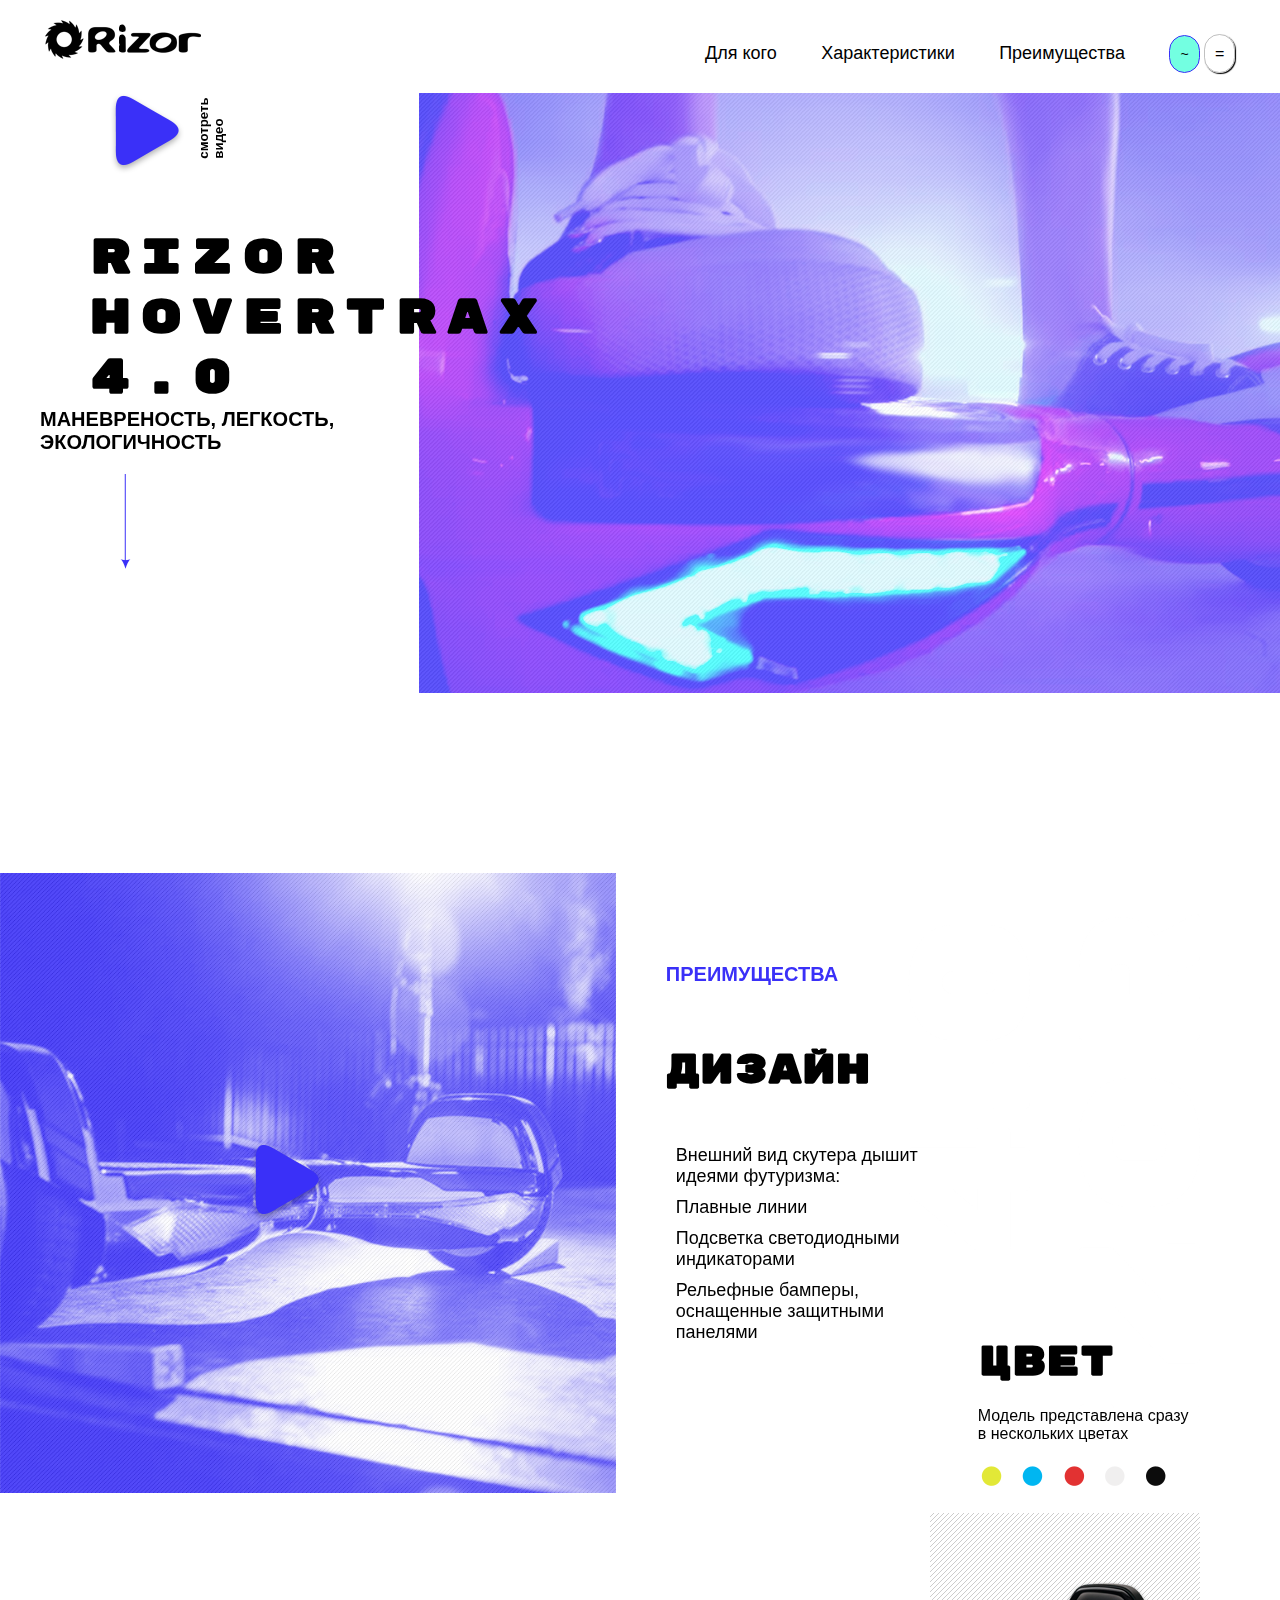
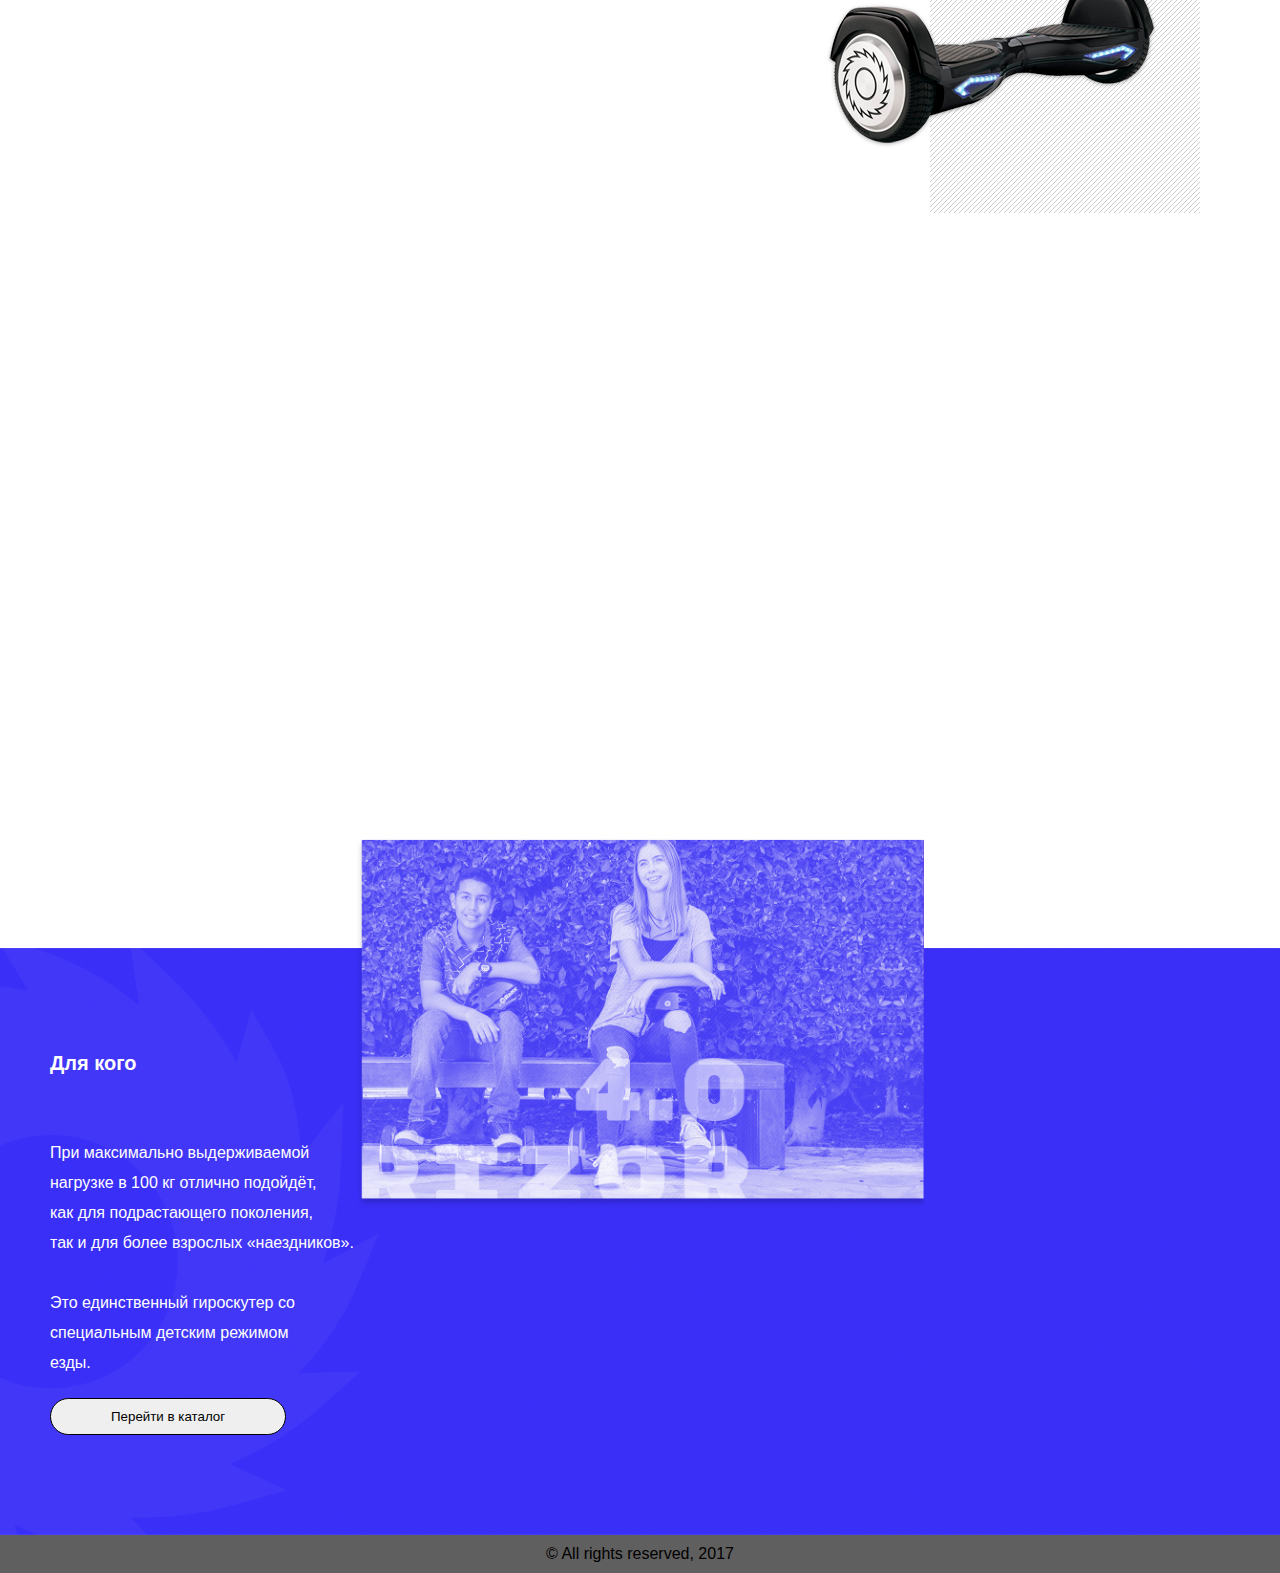
<file: Rizor/index.html>
<!DOCTYPE html>
<html lang="en">

<head>
	<meta http-equiv="Content-Type" content="text/html; charset=UTF-8">
	<meta name="viewport" content="width=device-width, initial-scale=1, shrink-to-fit=no">
	<meta http-equiv="X-UA-Compatible" content="IE=edge">

	<title>Rizor</title>
	<link href="style.css" rel="stylesheet">
	<link href="https://fonts.googleapis.com/css2?family=Rubik+Mono+One&display=swap" rel="stylesheet">
	<link href="https://unpkg.com/aos@2.3.1/dist/aos.css" rel="stylesheet">


</head>

<body>

	<header>
		<div class="nav">
			<img class="logo" src="img/logo.png" alt="">
			<a href="#" class="links">Для кого</a>
			<a href="#" class="links">Характеристики</a>
			<a href="#" class="links">Преимущества</a>
			<div class="overlay" id="myNav">
				<div class="overlay-content">
					<a href="javascript:void(0)" class="closebtn" onclick="closeNav()">&times;</a>
					<a href="#">Характеристики</a>
					<a href="#">Преимущества</a>
					<a href="#">Для кого</a>
				</div>
			</div>
			<button class="btn_bg">~</button>
			<span class="open_nav" onclick="openNav()">=</span>

		</div>
	</header>
	<section class="main" data-aos="fade-up" data-aos-duration="3000" data-aos-mirror="true">
		<div>
		<img src="img/main1.png" class="main_img" alt="">
		<img src="img/play.png" class="play_img" alt=""><span>
			<h5 class="play_text">смотреть <br>видео</h5>
		</span>

		<h1 class="main_title">Rizor <br>Hovertrax <br>4.0</h1>

		<h4 class="main_text">маневреность, легкость, <br>экологичность</h4>
		<img src="img/line.png" class="line_img" alt="">
	</div>
	</section>

	<!-- design_section -->


	<section class="design_section" data-aos="zoom-in" data-aos-duration="2000" data-aos-mirror="true"
		data-aos-offset="200">
		<img src="img/main2.png" class="design_hoverboard" alt="">
		<img src="img/play.png" class="design_play" alt="">
		<img src="img/rizor_bg.png" class="rizor_bg" alt="">
		<div class="advantages">
			<h2 class="advant_title">Преимущества</h2>
			<p class="design_text">Дизайн</p>
			<p class="adds_board">Внешний вид скутера дышит <br> идеями футуризма: </p>
			<p class="adds_board">Плавные линии</p>
			<p class="adds_board">Подсветка светодиодными <br> индикаторами</p>
			<p class="adds_board">Рельефные бамперы, <br> оснащенные защитными <br> панелями</p>
		</div>

		<div class="colors">
			<h2 class="color">Цвет</h2>
			<p class="model">Модель представлена сразу <br> в нескольких цветах</p>
			<img src="img/colors1.png" class="colors_option" alt="">
			<img src="img/colors2.png" class="colors_option" alt="">
			<img src="img/colors3.png" class="colors_option" alt="">
			<img src="img/colors4.png" class="colors_option" alt="">
			<img src="img/colors5.png" class="colors_option" alt="">

			<img src="img/hoverboard.png" class="colors_board" alt="">

		</div>
	</section>



	<!-- modes -->



	<section class="modes_section" data-aos="zoom-in" data-aos-duration="3000" data-aos-mirror="true">

		<div class="modes">
			<h2 class="modes_title">Режимы</h2>
			<p class="modes_options">Помимо «умной» подсветки, Hovertrax 4.0 <br>
				снабжён двумя скоростными режимами.
			</p>
			<p class="modes_options">Один для продвинутых пользователей</p>
			<p class="modes_options">Второй для новичков</p>
			<div class="speed_top">
				<p class="speed_options">13 км/ч</p>
				<p class="speed_options">2 км/ч</p>
			</div>
			<div class="speed_bottom">
				<p class="type_speed">Максимальная скорость</p>
				<p class="type_speed">Скоростных режима</p>
			</div>
		</div>
		<div class="modes_img">
			<img src="img/hoverboard1.png" class="modes_board" alt="">
			<img src="img/play.png" class="modes_play" alt=""><span>
				<h5 class="modes_play_text">смотреть <br>видео</h5>

		</div>
	</section>


	<!-- about -->



	<section class="about_section">
		<div class="about">

			<div class="about_info">

				<h2 class="about_title">Для кого</h2>
				<p class="about_text">
					При максимально выдерживаемой <br>
					нагрузке в 100 кг отлично подойдёт, <br>
					как для подрастающего поколения, <br>
					так и для более взрослых «наездников».
				</p>
				<p class="about_text_bottom">
					Это единственный гироскутер со <br>
					специальным детским режимом <br>
					езды.
				</p>
				<button class="about_btn">Перейти в каталог</button>

			</div>
			<div class="about_img">
				<img src="img/footer2.png" class="about_overlay_img" alt="">
			</div>



		</div>
	</section>

	<!-- footer -->


	<footer class="footer">
		<p>© All rights reserved, 2017</p>
	</footer>

	<script src="https://unpkg.com/aos@2.3.1/dist/aos.js"></script>
	<script src="index.js"></script>
</body>

</html>
</file>
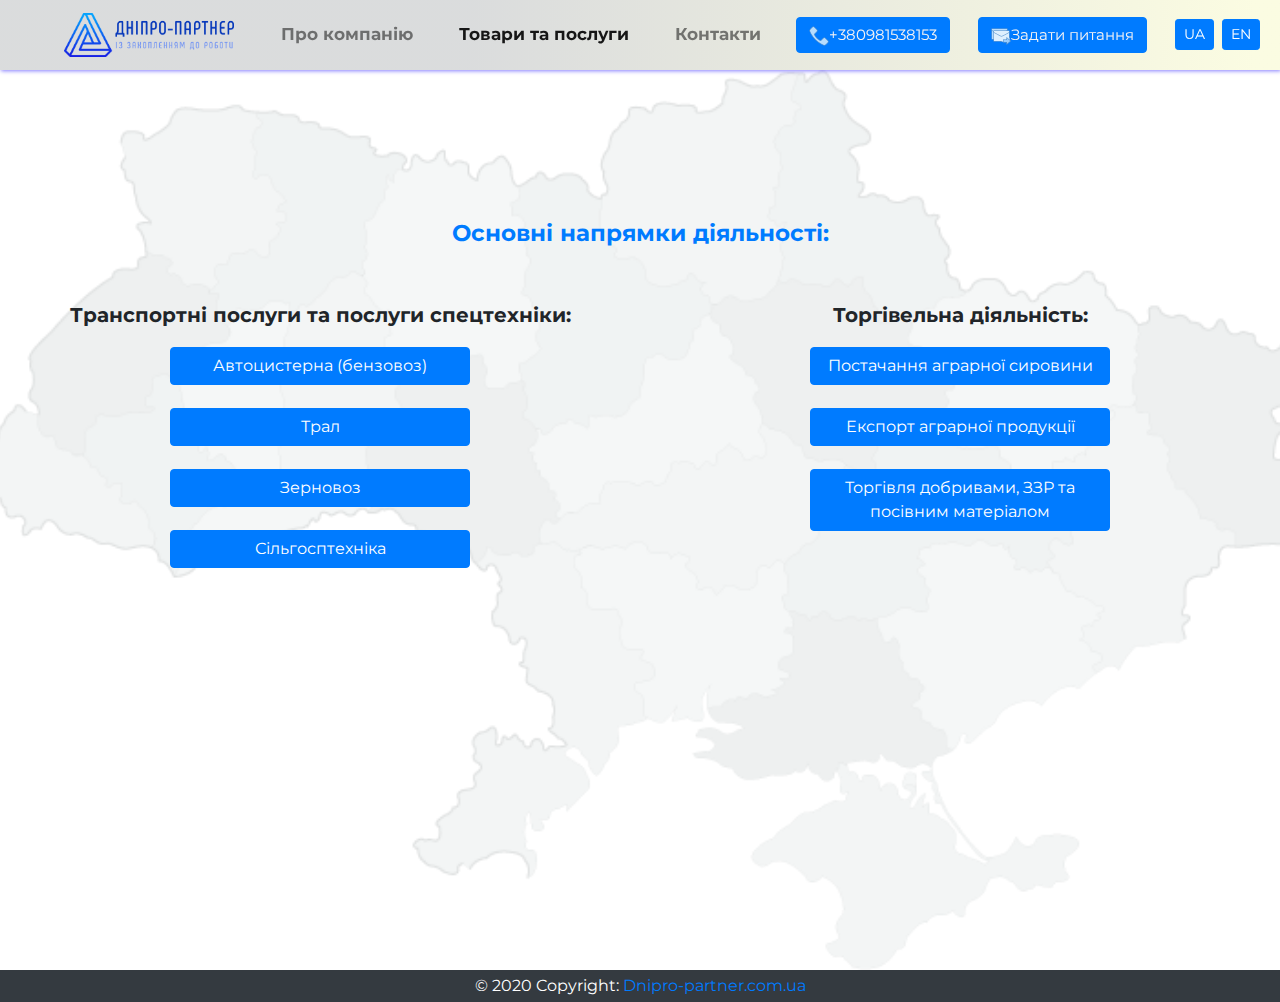
<file: Dnepr-Partner/services.html>
<!DOCTYPE html>
<html lang="en">
<head>
    <meta charset="UTF-8">
    <meta name="viewport" content="width=device-width, initial-scale=1.0">
    <title>Услуги</title>
    <!-- <script id="rhlpscrtg" type="text/javascript" charset="utf-8" async="async" src="https://web.redhelper.ru/service/main.js?c=pidgura17"></script> -->
    <!-- Bootstrap CSS -->
    <link rel="stylesheet" href="/assets/favicon.ico">
    <link rel="stylesheet" href="https://stackpath.bootstrapcdn.com/bootstrap/4.4.1/css/bootstrap.min.css" integrity="sha384-Vkoo8x4CGsO3+Hhxv8T/Q5PaXtkKtu6ug5TOeNV6gBiFeWPGFN9MuhOf23Q9Ifjh" crossorigin="anonymous">
    <link rel="stylesheet" href="style.css">
    <link href="https://fonts.googleapis.com/css2?family=Montserrat&display=swap" rel="stylesheet"> 
    <link rel="shortcut icon" href="/assets/favicon.ico" type="image/x-icon">
</head>
<body>
  <nav class="menu navbar navbar-expand-lg sticky-top navbar-light bg-light">
    <a class="navbar-brand ml-5" href="/index.html"><img class="logo" src="./assets/basic-logo.png" alt=""></a>
    <button class="navbar-toggler" type="button" data-toggle="collapse" data-target="#navbarSupportedContent1" aria-controls="navbarSupportedContent1" aria-expanded="false" aria-label="Toggle navigation">
      <span class="navbar-toggler-icon"></span>
    </button>
  
    <div class="collapse navbar-collapse" id="navbarSupportedContent1">
      <ul class="navbar-nav m-auto">
        <!-- <li class="nav-item active">
          <a class="nav-link nav_link" href="/index.html">Головна</span></a>
        </li> -->
        <li class="nav-item">
          <a class="nav-link nav_link" href="/about.html">Про компанію</a>
        </li>
        <li class="nav-item ">
          <a class="nav-link nav_link active" href="/services.html">Товари та послуги</a>
        </li>
        <li class="nav-item">
          <a class="nav-link nav_link" href="/Contatcts.html">Контакти</a>
        </li>
      </ul>        
          <a class="btn btn-primary advice ml-1 mr-4" href="tel:+380981538153" ><img src="./assets/phone.png" alt="">+380981538153</a>
          <a  class="advice ml-1 mr-4 btn btn-primary" href="mailto: ua380981538153@gmail.com"><img src="./assets/mail.png" alt="">Задати питання</a>
          <a href="/services.html"><button class="btn btn-primary btn-sm mx-1">UA</button></a>
          <a href="/services_en.html"><button class="btn btn-primary btn-sm mx-1">EN</button></a>


    </div>
  </nav>

      <!-- услуги -->


        <div class="container-fluid services">
          <div class="row">
            <div class="col-12">
              <h4 class="service_title text-primary font-weight-bold">Основні напрямки діяльності:</h4>
            </div>
            <div class="col-sm-12 col-xs-12 col-md-6 col-lg-6 mt-5 text-center mt-3 service_items">
              <h5 class="text-center font-weight-bold">Транспортні послуги та послуги спецтехніки:</h5>
              <div class="accordion" id="accordionExample">
                <div class="card bg-transparent border-0">
                  <div class="card-header border-0 bg-transparent" id="headingOne">
                    <h5 class="mb-0">
                      <button class="btn btn-link btn-primary text-white btn_padding" type="button" data-toggle="collapse" data-target="#collapseOne" aria-expanded="true" aria-controls="collapseOne">
                        Автоцистерна (бензовоз)
                      </button>
                    </h5>
                  </div>
              
                  <div id="collapseOne" class="collapse" aria-labelledby="headingOne" data-parent="#accordionExample">
                    <div class="card-body bg-transparent border-0">
                      надаємо послуги з перевезення наливних вантажів за допомогою автоцистерн (бензовозів),
                       у тому числі небезпечних вантажів (хімікати, добрива, нафтопродукти та інше)
                    </div>
                  </div>
                </div>
                <div class="card bg-transparent border-0">
                  <div class="card-header bg-transparent border-0" id="headingTwo">
                    <h5 class="mb-0">
                      <button class="btn btn-link collapsed btn-primary text-white btn_padding" type="button" data-toggle="collapse" data-target="#collapseTwo" aria-expanded="false" aria-controls="collapseTwo">
                        Трал 
                      </button>
                    </h5>
                  </div>
                  <div id="collapseTwo" class="collapse" aria-labelledby="headingTwo" data-parent="#accordionExample">
                    <div class="card-body bg-transparent border-0">
                      надаємо послуги з перевезення крупно габаритних вантажів
                       (спецтехніки, сільськогосподарської техніки та інше) за допомогою трала
                    </div>
                  </div>
                </div>
                <div class="card bg-transparent border-0">
                  <div class="card-header border-0 bg-transparent" id="headingThree">
                    <h5 class="mb-0">
                      <button class="btn btn-link collapsed btn-primary text-white btn_padding" type="button" data-toggle="collapse" data-target="#collapseThree" aria-expanded="false" aria-controls="collapseThree">
                        Зерновоз 
                      </button>
                    </h5>
                  </div>
                  <div id="collapseThree" class="collapse" aria-labelledby="headingThree" data-parent="#accordionExample">
                    <div class="card-body border-0 bg-transparent">
                      надаємо послуги з перевезення зернових та інших 
                      сипучих органічних вантажів за допомогою зерновозів (напівпричепи, причепи)   
                  </div>
                  </div>
                </div>
                <div class="card bg-transparent border-0">
                  <div class="card-header border-0 bg-transparent" id="headingFour">
                    <h5 class="mb-0">
                      <button class="btn btn-link collapsed btn-primary text-white btn_padding" type="button" data-toggle="collapse" data-target="#collapseFour" aria-expanded="false" aria-controls="collapseFour">
                        Сільгосптехніка  
                      </button>
                    </h5>
                  </div>
                  <div id="collapseFour" class="collapse" aria-labelledby="headingFour" data-parent="#accordionExample">
                    <div class="card-body border-0 bg-transparent">
                      надаємо послуги по обробці землі (оранка), внесенню добрива (безводний аміак, КАЗ), збір врожаю зернових (комбайни)

                  </div>
                  </div>
                </div>
                
                
              </div>
            </div>

            <!-- 1st part left -->
            <!-- col -->

            <div class="col-sm-12 col-xs-12 col-md-6 col-lg-6 mt-5 text-center service_items">
                  <h5 class="text-center font-weight-bold">Торгівельна діяльність:</h5>

            <div class="accordion" id="accordionExample1">
              <div class="card bg-transparent border-0">
                <div class="card-header border-0 bg-transparent" id="heading1">
                  <h5 class="mb-0">
                    <button class="btn btn-link btn-primary text-white btn_padding" type="button" data-toggle="collapse" data-target="#collapsepart2" aria-expanded="true" aria-controls="collapsepart2">
                      Постачання аграрної сировини
                    </button>
                  </h5>
                </div>
            
                <div id="collapsepart2" class="collapse" aria-labelledby="headingOne" data-parent="#accordionExample1">
                  <div class="card-body border-0">
                    <p>здійснюємо посередницьку діяльність у постачанні сировини (зернові культури)
                       від фермерських господарств до вітчизняних агропереробників</p> 
                  </div>
                </div>
              </div>
              <div class="card bg-transparent border-0">
                  <div class="card-header border-0 bg-transparent" id="headingFive">
                    <h5 class="mb-0">
                      <button class="btn btn-link collapsed btn-primary text-white btn_padding" type="button" data-toggle="collapse" data-target="#collapseFive" aria-expanded="false" aria-controls="collapseFive">
                        Експорт аграрної продукції 
                      </button>
                    </h5>
                  </div>
                  <div id="collapseFive" class="collapse" aria-labelledby="headingThree" data-parent="#accordionExample1">
                    <div class="card-body border-0 bg-transparent">
                      <p>здійснюємо закупівлю та продаж на експорт аграрної продукції 
                      (зернові культури та продукти переробки такі як олія, висівки та інше)
                    </p>  
                  </div>
                  </div>
                </div>
              <div class="card bg-transparent border-0">
                <div class="card-header border-0 bg-transparent" id="heading3">
                  <h5 class="mb-0">
                    <button class="btn btn-link btn-primary text-white btn_padding collapsed" type="button" data-toggle="collapse" data-target="#collapse3" aria-expanded="false" aria-controls="collapse3">
                      Торгівля добривами, ЗЗР та посівним матеріалом                    </button>
                  </h5>
                </div>
                <div id="collapse3" class="collapse" aria-labelledby="heading3" data-parent="#accordionExample1">
                  <div class="card-body bg-transparent border-0">
                    <p>здійснюємо дистриб’юторську діяльність передових вітчизняних та іноземних брендів
                     у галузі добрива, ЗЗР та посівного матеріалу
                    </p>
                </div>
                </div>
              </div>
            </div>
          </div>
        </div>
        </div>
        
        

        

        <footer>
                <div class="footer-copyright bg-dark text-white text-center py-2">© 2020 Copyright:
                  <a href="https://www.dnipro-partner.com.ua/"> Dnipro-partner.com.ua</a>
                </div>
        </footer>
              
          
            </div>
          </footer>
        
        <script src="https://code.jquery.com/jquery-3.4.1.slim.min.js" integrity="sha384-J6qa4849blE2+poT4WnyKhv5vZF5SrPo0iEjwBvKU7imGFAV0wwj1yYfoRSJoZ+n" crossorigin="anonymous"></script>
        <script src="https://cdn.jsdelivr.net/npm/popper.js@1.16.0/dist/umd/popper.min.js" integrity="sha384-Q6E9RHvbIyZFJoft+2mJbHaEWldlvI9IOYy5n3zV9zzTtmI3UksdQRVvoxMfooAo" crossorigin="anonymous"></script>
        <script src="https://stackpath.bootstrapcdn.com/bootstrap/4.4.1/js/bootstrap.min.js" integrity="sha384-wfSDF2E50Y2D1uUdj0O3uMBJnjuUD4Ih7YwaYd1iqfktj0Uod8GCExl3Og8ifwB6" crossorigin="anonymous"></script>
        </body>
</html>
</file>
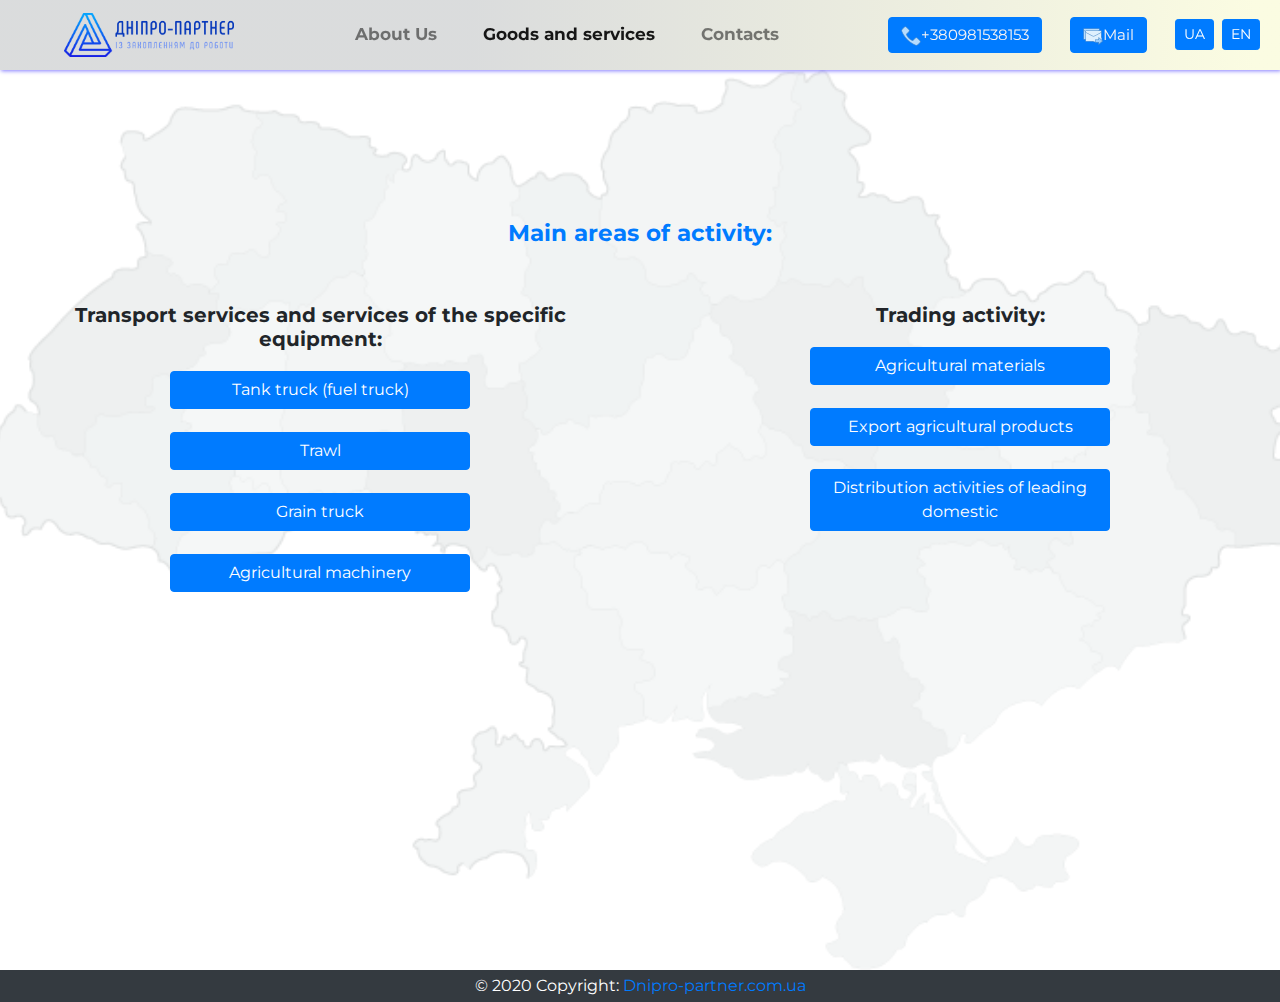
<file: Dnepr-Partner/services_en.html>
<!DOCTYPE html>
<html lang="en">
<head>
    <meta charset="UTF-8">
    <meta name="viewport" content="width=device-width, initial-scale=1.0">
    <title>Услуги</title>
    <!-- <script id="rhlpscrtg" type="text/javascript" charset="utf-8" async="async" src="https://web.redhelper.ru/service/main.js?c=pidgura17"></script> -->
    <!-- Bootstrap CSS -->
    <link rel="stylesheet" href="/assets/favicon.ico">
    <link rel="stylesheet" href="https://stackpath.bootstrapcdn.com/bootstrap/4.4.1/css/bootstrap.min.css" integrity="sha384-Vkoo8x4CGsO3+Hhxv8T/Q5PaXtkKtu6ug5TOeNV6gBiFeWPGFN9MuhOf23Q9Ifjh" crossorigin="anonymous">
    <link rel="stylesheet" href="style.css">
    <link href="https://fonts.googleapis.com/css2?family=Montserrat&display=swap" rel="stylesheet"> 
    <link rel="shortcut icon" href="/assets/favicon.ico" type="image/x-icon">
</head>
<body>
  <nav class="menu navbar navbar-expand-lg sticky-top navbar-light bg-light">
    <a class="navbar-brand ml-5" href="/index_en.html"><img class="logo" src="./assets/basic-logo.png" alt=""></a>
    <button class="navbar-toggler" type="button" data-toggle="collapse" data-target="#navbarSupportedContent1" aria-controls="navbarSupportedContent1" aria-expanded="false" aria-label="Toggle navigation">
      <span class="navbar-toggler-icon"></span>
    </button>
  
    <div class="collapse navbar-collapse" id="navbarSupportedContent1">
      <ul class="navbar-nav m-auto">
        <li class="nav-item">
          <a class="nav-link nav_link" href="/about_en.html">About Us</a>
        </li>
        <li class="nav-item ">
          <a class="nav-link nav_link active" href="/services_en.html">Goods and services</a>
        </li>
        <li class="nav-item">
          <a class="nav-link nav_link" href="/Contatcts_en.html">Contacts</a>
        </li>
      </ul>
          <a class="btn btn-primary advice ml-1 mr-4" href="tel:+380981538153" ><img src="./assets/phone.png" alt="">+380981538153</a>
          <a  class="advice ml-1 mr-4 btn btn-primary" href="mailto: ua380981538153@gmail.com"><img src="./assets/mail.png" alt="">Mail</a>
          <a href="/services.html"><button class="btn btn-primary btn-sm mx-1">UA</button></a>
          <a href="/services_en.html"><button class="btn btn-primary btn-sm mx-1">EN</button></a>


    </div>
  </nav>

      <!-- услуги -->


        <div class="container-fluid services">
          <div class="row">
            <div class="col-12">
              <h4 class="service_title text-primary font-weight-bold">Main areas of activity:</h4>
            </div>
            <div class="col-sm-12 col-xs-12 col-md-6 col-lg-6 mt-5 text-center service_items">
              <h5 class="text-center font-weight-bold">Transport services and services of the specific equipment:</h5>
              <div class="accordion" id="accordionExample">
                <div class="card bg-transparent border-0">
                  <div class="card-header border-0 bg-transparent" id="headingOne">
                    <h5 class="mb-0">
                      <button class="btn btn-link btn-primary text-white btn_padding" type="button" data-toggle="collapse" data-target="#collapseOne" aria-expanded="true" aria-controls="collapseOne">
                        Tank truck (fuel truck) 
                      </button>
                    </h5>
                  </div>
              
                  <div id="collapseOne" class="collapse" aria-labelledby="headingOne" data-parent="#accordionExample">
                    <div class="card-body bg-transparent border-0">
                      we provide services for the transportation of liquid cargo using tank trucks (fuel trucks),
                       including dangerous goods (chemicals, fertilizers, petroleum products, etc.).
                    </div>
                  </div>
                </div>
                <div class="card bg-transparent border-0">
                  <div class="card-header bg-transparent border-0" id="headingTwo">
                    <h5 class="mb-0">
                      <button class="btn btn-link collapsed btn-primary text-white btn_padding" type="button" data-toggle="collapse" data-target="#collapseTwo" aria-expanded="false" aria-controls="collapseTwo">
                        Trawl  
                      </button>
                    </h5>
                  </div>
                  <div id="collapseTwo" class="collapse" aria-labelledby="headingTwo" data-parent="#accordionExample">
                    <div class="card-body bg-transparent border-0">
                      we provide services for transportation of the large cargoes
                       (specific equipment, agricultural machinery, etc.) with the trawls.
                    </div>
                  </div>
                </div>
                <div class="card bg-transparent border-0">
                  <div class="card-header border-0 bg-transparent" id="headingThree">
                    <h5 class="mb-0">
                      <button class="btn btn-link collapsed btn-primary text-white btn_padding" type="button" data-toggle="collapse" data-target="#collapseThree" aria-expanded="false" aria-controls="collapseThree">
                        Grain truck  
                      </button>
                    </h5>
                  </div>
                  <div id="collapseThree" class="collapse" aria-labelledby="headingThree" data-parent="#accordionExample">
                    <div class="card-body border-0 bg-transparent">
                      we provide services for transportation of grains
                       and other bulk organic cargoes with the grain trucks (semi-trailers, trailers).
                  </div>
                  </div>
                </div>
                <div class="card bg-transparent border-0">
                  <div class="card-header border-0 bg-transparent" id="headingFour">
                    <h5 class="mb-0">
                      <button class="btn btn-link collapsed btn-primary text-white btn_padding" type="button" data-toggle="collapse" data-target="#collapseFour" aria-expanded="false" aria-controls="collapseFour">
                        Agricultural machinery   
                      </button>
                    </h5>
                  </div>
                  <div id="collapseFour" class="collapse" aria-labelledby="headingFour" data-parent="#accordionExample">
                    <div class="card-body border-0 bg-transparent">
                      we provide services for tillage (plowing), fertilizer application 
                      (anhydrous ammonia, liquid mineral fertilizers), grain harvesting (combines).
                  </div>
                  </div>
                </div>
                
                
              </div>
            </div>

            <!-- 1st part left -->
            <!-- col -->

            <div class="col-sm-12 col-xs-12 col-md-6 col-lg-6 mt-5 text-center service_items">
                  <h5 class="text-center font-weight-bold">Trading activity:</h5>

            <div class="accordion" id="accordionExample1">
              <div class="card bg-transparent border-0">
                <div class="card-header border-0 bg-transparent" id="heading1">
                  <h5 class="mb-0">
                    <button class="btn btn-link btn-primary text-white btn_padding" type="button" data-toggle="collapse" data-target="#collapsepart2" aria-expanded="true" aria-controls="collapsepart2">
                      Agricultural materials 
                    </button>
                  </h5>
                </div>
            
                <div id="collapsepart2" class="collapse" aria-labelledby="headingOne" data-parent="#accordionExample1">
                  <div class="card-body border-0">
                    <p>
                      We supply agricultural materials in means of carrying out intermediary
                       activities in the supply of raw materials (grains) from the farms to the domestic agricultural processors.
                    </p> 
                  </div>
                </div>
              </div>
              <div class="card bg-transparent border-0">
                  <div class="card-header border-0 bg-transparent" id="headingFive">
                    <h5 class="mb-0">
                      <button class="btn btn-link collapsed btn-primary text-white btn_padding" type="button" data-toggle="collapse" data-target="#collapseFive" aria-expanded="false" aria-controls="collapseFive">
                        Export agricultural products  
                      </button>
                    </h5>
                  </div>
                  <div id="collapseFive" class="collapse" aria-labelledby="headingThree" data-parent="#accordionExample1">
                    <div class="card-body border-0 bg-transparent">
                      <p>
                        We buy and export agricultural products (cereals and processed products such as oil, bran, etc.).
                    </p>  
                  </div>
                  </div>
                </div>
              <div class="card bg-transparent border-0">
                <div class="card-header border-0 bg-transparent" id="heading3">
                  <h5 class="mb-0">
                    <button class="btn btn-link btn-primary text-white btn_padding collapsed" type="button" data-toggle="collapse" data-target="#collapse3" aria-expanded="false" aria-controls="collapse3">
                      Distribution activities of leading domestic   
                    </button>
                  </h5>
                </div>
                <div id="collapse3" class="collapse" aria-labelledby="heading3" data-parent="#accordionExample1">
                  <div class="card-body bg-transparent border-0">
                    <p>
                      We carry out distribution activities of leading domestic
                       and foreign brands in the field of fertilizers, plant protecting tools, and sowing material.
                    </p>
                </div>
                </div>
              </div>
            </div>
          </div>
        </div>
        </div>
        
        

        

        <footer>
                <div class="footer-copyright bg-dark text-white text-center py-2">© 2020 Copyright:
                  <a href="https://www.dnipro-partner.com.ua/"> Dnipro-partner.com.ua</a>
                </div>
        </footer>
              
          
            </div>
          </footer>
        
        <script src="https://code.jquery.com/jquery-3.4.1.slim.min.js" integrity="sha384-J6qa4849blE2+poT4WnyKhv5vZF5SrPo0iEjwBvKU7imGFAV0wwj1yYfoRSJoZ+n" crossorigin="anonymous"></script>
        <script src="https://cdn.jsdelivr.net/npm/popper.js@1.16.0/dist/umd/popper.min.js" integrity="sha384-Q6E9RHvbIyZFJoft+2mJbHaEWldlvI9IOYy5n3zV9zzTtmI3UksdQRVvoxMfooAo" crossorigin="anonymous"></script>
        <script src="https://stackpath.bootstrapcdn.com/bootstrap/4.4.1/js/bootstrap.min.js" integrity="sha384-wfSDF2E50Y2D1uUdj0O3uMBJnjuUD4Ih7YwaYd1iqfktj0Uod8GCExl3Og8ifwB6" crossorigin="anonymous"></script>
        </body>
</html>
</file>
<file: Rizor/style.css>
body {
  font-family: 'Roboto', sans-serif;
}

* {
  box-sizing: border-box;
  margin: 0;
  padding: 0;
}

a {
  text-decoration: none;
}

.colorred_bg {
  background-color: #457bb9;
  transition: all 0.8s ease;
  transition-delay: .11s;
}

/* main */

.nav {
  /* position: fixed; */
  text-align: center;
  margin-bottom: 20px;
  margin-top: 20px;
}

.open_nav {
  border: 1px solid #8888;
  border-radius: 50px;
  padding: 10px;
  background: transparent;
  box-shadow: 1px 1px 1px;
  transition: 1s linear;
}

.open_nav:hover {
  transition: .5s linear;
  background-color: rgba(5, 255, 201, 0.562);
  border: 1px solid #3a30f8;
  border-radius: 20px;
  transform: rotate(-180deg);
}

.logo {
  margin-right: 500px;
  color: lightgreen;
}

.btn_bg {
  background-color: rgba(5, 255, 201, 0.562);
  padding: 10px;
  font-size: 14px;
  border: 1px solid #3a30f8;
  border-radius: 50px;
  transition: 1s linear;
}

.btn_bg:hover {
  background-color: #f1f1f1;
  transition: 1s linear;
}

.links {
  font-size: 18px;
  text-decoration: none;
  color: #000;
  margin-right: 95px;
  text-align: center;
  transition: 0.3s linear;
}

.links {
  position: relative;
}

.links::before {
  content: '';
  position: absolute;
  top: 0;
  bottom: 0;
  left: -0.25em;
  right: -0.25em;
  background-color: #438b7f4b;
  transform-origin: center right;
  transform: scaleX(0);
  transition: transform 0.3s ease-in-out;
}

.links:hover::before {
  transform: scaleX(1);
  transform-origin: center left;
}

.links:hover {
  transition: 0.5s linear;
}

.main {
  margin-bottom: 100px;
}

.main_title {
  font-size: 48px;
  margin-left: 90px;
  margin-top: 50px;
  position: relative;
  font-weight: bold;
  letter-spacing: 10px;
  font-family: 'Rubik Mono One', sans-serif;
}

.main_text {
  text-transform: uppercase;
  font-size: 20px;
  font-weight: bold;
  margin-left: 40px;
}

.main_img {
  position: absolute;
  right: 0;
  opacity: 0.9;
  margin-bottom: 100px;
  transition: .5s linear;
}

.main_img:hover {
  opacity: 0.7;
  transition: .5s linear;
  animation-delay: 1s;
}

.play_img {
  margin-left: 410px;
  position: relative;
  transition: 2s ease;
}

.line_img {
  margin-left: 120px;
  margin-top: 20px;
  transition: .8s linear;
  transition-delay: .5s;
}

.line_img:hover {
  margin-top: 50px;
  transition: .8s linear;
}

.play_img:hover {
  transform: translate3d(3px, 43px, 50px);
  transition: 2s ease;
}

.play_text {
  transform: rotate(-90deg);
  position: absolute;
  top: 20px;
  left: 340px;
}

/* design block */

.design_section {
  position: relative;
  display: flex;
  margin-bottom: 100px;
}

.design_hoverboard {
  height: 620px;
  margin-top: 200px;
  position: relative;
}

.design_play {
  left: 250px;
  bottom: 270px;
  position: absolute;
}

.rizor_bg {
  position: absolute;
  z-index: -2;
  opacity: 0.1;
  right: 80px;
  margin-top: 240px;
}

.advantages {
  margin-left: 120px;
  margin-right: 50px;
  margin-bottom: 140px;
  text-align: justify;
  top: 0;
  align-self: flex-end;
  flex-direction: column;
}

.advant_title {
  text-transform: uppercase;
  font-size: 20px;
  font-weight: bold;
  margin-bottom: 60px;
  color: #3a30f8;
}

.design_text {
  text-transform: uppercase;
  font-size: 40px;
  font-weight: bold;
  font-family: 'Rubik Mono One', sans-serif;
  margin-bottom: 50px;
}

.adds_board {
  margin: 10px;
  font-size: 18px;
}

.colors {
  align-self: flex-end;
  flex-direction: column;
}

.model {
  margin-bottom: 20px;
}

.color {
  margin-bottom: 20px;
  font-family: 'Rubik Mono One', sans-serif;
  text-transform: uppercase;
  font-size: 40px;
}

.colors_option {
  margin-right: 10px;
}

.colors_board {
  right: 210px;
  margin-top: 50px;
  position: absolute;
}

/* modes */

.modes_section {
  position: relative;
  display: flex;
  margin-bottom: 200px;
}

.modes_img {
  align-self: center;
  margin-top: 300px;
}

.modes {
  margin: auto;
  align-self: center;
}

.modes_title {
  margin-bottom: 20px;
  font-family: 'Rubik Mono One', sans-serif;
  text-transform: uppercase;
  font-size: 40px;
}

.modes_options {
  margin-bottom: 20px;
  line-height: 30px;
}

.modes_board {
  right: 0;
  height: 450px;
}

.modes_play {
  position: relative;
  right: 30px;
  display: flex;
  bottom: 120px;
}

.modes_play_text {
  transform: rotate(-90deg);
  position: absolute;
  margin-left: -100px;
  bottom: 150px;
}

.colors_img {
  align-self: center;
}

.speed_top {
  display: flex;
  text-align: justify;
}

.speed_bottom {
  display: flex;
  text-align: justify;
}

.speed_options {
  margin: auto;
  font-family: 'Rubik Mono One', sans-serif;
  color: #3a30f8;
  margin-bottom: 20px;
  font-size: 25px;
}

.type_speed {
  margin-right: 30px;
  margin-bottom: 30px;
}

/* about */

.about_section {
  background: url(img/footer.png), no-repeat;
  background-size: cover;
  /* position: relative; */
}

.about {
  align-self: center;
  display: flex;
}

.about_info {
  position: relative;
  margin: 100px 220px 50px 220px;
  color: #ffffff;
  line-height: 30px;
}

.about_text {
  margin-bottom: 30px;
}

.about_text_bottom {
  margin-bottom: 20px;
}

.about_title {
  font-size: 20px;
  margin-bottom: 60px;
}

.about_overlay_img {
  position: relative;
  align-self: center;
  height: 370px;
  right: -80px;
  bottom: 110px;
}

.about_btn {
  border: 1px solid #000;
  border-radius: 50px;
  padding: 10px 60px 10px 60px;
  transition: 0.9s linear;
  margin-bottom: 50px;
}

.about_btn:hover {
  background-color: #abf830;
  transition: 0.9s linear;
  padding: 15px 50px 15px 50px;
}

/* footer */

.footer {
  background-color: #605f5f;
  text-align: center;
  padding: 10px;
}

.overlay {
  height: 0%;
  width: 100%;
  position: fixed;
  z-index: 1;
  top: 0;
  left: 0;
  background-color: rgb(0, 0, 0);
  background-color: rgba(0, 0, 0, 0.9);
  overflow-x: hidden;
  transition: 0.5s linear;
}

.overlay-content {
  position: relative;
  top: 25%;
  width: 100%;
  text-align: center;
  margin-top: 30px;
}

.overlay a {
  padding: 20px;
  text-decoration: none;
  font-size: 36px;
  margin-top: 15px;
  color: #818181;
  display: block;
  transition: 0.5s ease-in;
}

.overlay a:hover, .overlay a:focus {
  color: #f1f1f1;
}

.overlay .closebtn {
  position: absolute;
  top: 20px;
  right: 45px;
  font-size: 60px;
}

@media screen and (max-width: 450px) {
  .overlay {
    overflow-y: scroll;
  }
  .overlay a {
    font-size: 20px
  }
  .overlay .closebtn {
    font-size: 20px;
    top: 15px;
    right: 35px;
  }
}

@media screen and (max-width:1380px) {
  .links {
    margin-right: 50px;
  }
  .main_img {
    height: 630px;
  }
  .about_overlay_img {
    right: 3rem;
  }
  .colors_board {
    right: 5rem;
  }
}

@media screen and (max-width:1280px) {
  .links {
    margin-right: 40px;
  }
  .main_img {
    height: 600px;
  }
  .advantages {
    margin-left: 50px;
  }
  .modes_board {
    height: 370px;
  }
  .about_info {
    margin: 100px 50px 50px 50px;
  }
  .play_text {
    left: 180px;
  }
  .play_img {
    margin-left: 110px;
  }
}

@media screen and (max-width:1230px) {
  .logo {
    margin-right: 350px;
  }
  .main_img {
    height: 555px;
  }
  .design_hoverboard {
    height: 560px;
  }
}

@media screen and (max-width:1058px) {
  .logo {
    margin-right: 150px;
  }
}

@media screen and (max-width:1024px) {
  .main_img {
    right: 0;
    height: 400px;
    z-index: -1;
  }
  .main_text {
    margin-left: 70px;
  }
  .logo {
    margin-right: 588px;
  }
  .btn_bg {
    right: 0;
    text-align: end;
  }
  .links {
    display: none;
  }
  .about_overlay_img {
    height: 250px;
    right: 30px;
  }
  .about_info {
    margin: 100px 50px 50px 50px;
  }
  .modes_board {
    height: 300px;
  }
  .design_hoverboard {
    height: 450px;
  }
  .advantages {
    margin-left: 20px;
    margin-right: 0;
  }
  .colors_board {
    right: 50px;
  }
  .design_play {
    left: 180px;
    bottom: 170px;
  }
}

@media screen and (max-width:888px) {
  .logo {
    margin-right: 430px;
  }
  .main_img {
    height: 350px;
  }
  .main_title {
    font-size: 40px;
    margin-left: 40px;
  }
  .main_text {
    margin-left: 30px;
    margin-top: 20px;
  }
  .design_hoverboard {
    height: 300px;
  }
  .colors_board {
    right: 50px;
    height: 250px;
  }
  .design_play {
    left: 110px;
    bottom: 130px;
  }
  .modes_board {
    height: 240px;
    margin-top: 120px;
  }
  .about_info {
    margin: 100px 30px 50px 30px;
  }
  .modes_board {
    height: 240px;
  }
  .about_overlay_img {
    right: 0;
  }
  .about_info {
    margin: 100px 50px 50px 30px;
  }
}

@media screen and (max-width:800px) {
  .main_img {
    height: 330px;
  }
  .main {
    margin-bottom: 30px;
  }
  .main_title {
    font-size: 32px;
    margin-left: 56px;
  }
  .play_text {
    left: 210px;
    top: 20px;
  }
  .design_play {
    left: 115px;
    bottom: 205px;
  }
  .play_img {
    margin-left: 270px;
  }
  .main_text {
    margin-left: 55px;
    font-size: 17px;
  }
  .line_img {
    margin-left: 140px;
  }
  .design_hoverboard {
    height: 300px;
  }
  .about_info {
    margin: 100px 50px 50px 40px;
  }
  .about_overlay_img {
    height: 260px;
    right: 0px;
  }
  .colors_board {
    right: 25px;
    height: 221px;
  }
  .colors_option {
    margin-right: 5px;
  }
  .advantages {
    margin-left: 10px;
    margin-right: 9px;
  }
  .modes_img {
    align-self: center;
    margin-top: 380px;
  }
  .modes {
    margin-left: 50px;
    margin-top: 100px;
  }
  .speed_options {
    font-size: 20px;
  }
  .modes_board {
    height: 250px;
  }
}
@media (max-width: 734px) {
  .advantages {
    margin-bottom: 250px;
  }
  .colors {
    margin-right: 160px;
  }
  .colors_option {
    margin-right: 50px;
  }
  .modes_board {
    height: 190px;
  }
}

@media (max-width: 667px) {
  .logo {
    margin-right: 270px;
  }
  .play_img{
    margin-left: 50px;
  }
  .play_text{
    left: 120px;
  }
  .advantages {
    margin-bottom: 325px;
  }
  .design_play {
    bottom: 384px;
  }
  .about_overlay_img {
    height: 230px;
    right: 0px;
  }
  .about_info {
    margin: 20px;
  }
}

@media (max-width: 635px) { 
  .design_hoverboard {
    height: 220px;
  }
  .design_play {
    bottom: 420px;
    left: 80px;
  }
  .main_title {
    font-size: 27px;
    margin-left: 56px;
  }
  .main_img {
    height: 245px;
  }
  .play_img {
    height: 60px;
  }
  .design_play {
    height: 60px;
  }
  .modes_play {
    height: 60px;
  }
  
}
@media (max-width: 595px) {
  .logo {
    margin-right: 110px;
    margin-left: 10px;
  }
  .btn_bg {
    margin-right: 10px;
    text-align: end;
  }
  .main_img {
    height: 227px;
    right: 0;
  }
  .play_img {
    margin-left: 85px;
    margin-top: 20px;
    height: 50px;
  }
  .play_text {
    left: 10px;
  }
  .main_title {
    font-size: 17px;
    margin-left: 31px;
  }
  .main_text {
    margin-left: 55px;
    margin-top: 50px;
    font-size: 17px;
  }
  .line_img {
    margin-left: 140px;
  }
  .design_hoverboard {
    height: 170px;
    top: 180px;
  }
  .advantages {
    margin-left: -160px;
  }
  .advant_title {
    font-size: 20px;
    margin-bottom: 25px;
  }
  .design_text {
    font-size: 30px;
    margin-bottom: 25px;
  }
  .adds_board {
    margin: 10px;
    font-size: 14px;
  }
  .design_play {
    left: 48px;
    top: 430px;
  }
  .rizor_bg {
    height: 300px;
    margin-left: 50px;
    margin-top: 240px;
  }
  .color {
    margin-bottom: 20px;
    font-size: 30px;
  }
  .colors {
    align-self: flex-end;
    margin: 0;
    margin-left: 30px;
  }
  .colors_option {
    margin-right: 5px;
  }
  .model {
    font-size: 14px;
    margin-right: 120px;
  }
  .colors_board {
    right: 65px;
    height: 200px;
  }
  .modes_section {
    flex-direction: column;
    margin-bottom: 10px;
  }
  .modes_title {
    margin-bottom: 20px;
    margin-top: 50px;
    font-size: 30px;
  }
  .modes_options {
    margin-bottom: 20px;
    line-height: 25px;
    font-size: 14px;
  }
  .speed_options {
    font-size: 15px;
    margin-right: 100px;
  }
  .type_speed {
    margin-right: 10px;
    margin-bottom: 30px;
  }
  .modes_board {
    height: 150px;
  }
  .modes {
    margin: auto;
    margin-top: 100px;
  }
  .modes_img {
    margin-top: 10px;
  }
  .modes_play {
    right: 30px;
    display: flex;
    bottom: 120px;
  }
  .modes_play_text {
    margin-left: -88px;
    bottom: 170px;
  }
  .about {
    display: flex;
    flex-direction: column;
  }
  .about_info {
    margin: 30px;
  }
  .about_title {
    font-size: 18px;
    margin-bottom: 25px;
  }
  .about_overlay_img {
    height: 260px;
    margin-top: 81px;
  }
  .rizor_bg {
    height: 290px;
    margin-left: 25px;
    margin-top: 240px;
  }
}

@media (max-width:425px) {
  .main_title {
    font-size: 17px;
    margin-left: 110px;
  }
  .play_img {
    margin-left: 75px;
  }
  .colors {
    align-self: flex-end;
    margin: 0;
    margin-left: -1px;
  }
  .about_overlay_img {
    height: 180px;
    margin: 50px 10px;
  }
  .advantages {
    margin-right: 3px;
  }
  .modes_play_text {
    margin-left: -80px;
    bottom: 150px;
  }
  .modes {
    margin: 20px;
  }
  .colors_board {
    right: 133px;
    height: 170px;
  }
}
@media (max-width:375px) {
  .main_title {
    font-size: 15px;
    margin-left: 13px;
  }
  .logo {
    margin-right: 50px;
  }
  .main_img {
    height: 190px;
  }
  .advantages {
    margin: 30px;
  }
  .design_hoverboard {
    top: 0;
    height: 200px;
  }
  .design_play {
    top: 265px;
    left: 60px;
  }
  .design_section {
    display: block;
    top: -120px;
  }
  .colors_board {
    right: 133px;
    height: 150px;
  }
  .colors {
    margin: 50px;
  }
  .modes {
    margin: 20px;
  }
}

@media (max-width:320px) {
  .rizor_bg {
    height: 240px;
    margin-left: 10px;
  }
  .colors_board {
    right: 91px;
    height: 175px;
  }
  .play_text {
    left: 25px;
    top: 15px;
  }
  .btn_bg {
    margin-right: 210px;
  }
  .main_img {
    height: 150px;
  }
  .main_title {
    font-size: 11px;
    margin-left: 51px;
  }
  .speed_options {
    margin-right: 40px;
  }
  .modes_play_text {
    margin-left: -75px;
    bottom: 121px;
  }
  .modes_board {
    height: 125px;
  }
  .modes_play {
    right: 20px;
    height: 50px;
    bottom: 85px;
  }
  .about_overlay_img {
    height: 150px;
  }
}
</file>
<file: Dnepr-Partner/style.css>
* {
    box-sizing: border-box;
    margin: 0;
    padding: 0;
    line-height: 1;
}

body {
    font-family: 'Montserrat', sans-serif;
    padding: 0;
}

li {
    list-style-position: outside;
}

p {
    margin-bottom: 8px;
}

button {
    z-index: 1;
    position: relative;
    font-size: inherit;
    font-family: inherit;
    color: white;
    padding: 0.5em 1em;
    outline: none;
    border: none;
    background-color: hsl(236, 32%, 26%);
    overflow: hidden;
    transition: color 0.7s ease-in-out;
}

button::before {
    content: '';
    z-index: -1;
    position: absolute;
    top: 100%;
    right: 100%;
    width: 4em;
    height: 1em;
    border-radius: 50%;
    background-color: #55c2e4;
    transform-origin: center;
    transform: translate3d(50%, -50%, 0) scale3d(0, 0, 0);
    transition: transform 0.45s ease-in-out;
}

button:hover {
    cursor: pointer;
    color: #161616;
}

button:hover::before {
    transform: translate3d(50%, -50%, 0) scale3d(15, 15, 15);
}

.main_li {
    list-style-image: url(/assets/yes.png);
    margin-top: 10px;
}

.selector-for-some-widget {
    box-sizing: content-box;
}

.logo {
    max-height: 70px;
    max-width: 170px;
}

.menu {
    background: rgb(146, 149, 149);
    background: linear-gradient(90deg, rgba(146, 149, 149, 0.29175420168067223) 37%, rgba(254, 255, 201, 0.49343487394957986) 98%);
    opacity: 1;
    -webkit-box-shadow: 1px 1px 4px 0px rgba(134, 125, 255, 1);
    -moz-box-shadow: 1px 1px 4px 0px rgba(134, 125, 255, 1);
    box-shadow: 1px 1px 4px 0px rgba(134, 125, 255, 1);
}

.nav_link {
    color: rgb(29, 29, 29);
    margin: 0 15px;
    font-size: 17px;
    font-weight: 700;
    transition: .3s;
}

.nav_link:hover {
    color: rgb(79, 95, 236)!important;
    -o-transform: translateY(-5px);
    -ms-transform: translateY(-5px);
    -moz-transform: translateY(-5px);
    -webkit-transform: translateY(-5px);
    transform: translateY(-5px);
}

.nav_link::before {
    content: '';
    position: absolute;
    bottom: 0;
    left: 0;
    right: 0;
    height: 2px;
    background-color: #3cefff;
    transform-origin: bottom right;
    transform: scaleX(0);
    transition: transform 0.6s ease;
}

.nav_link:hover::before {
    transform-origin: bottom left;
    transform: scaleX(1);
}

.advice {
    font-size: 15px;
    color: rgb(247, 244, 244, 19);
    text-decoration: none;
    transition: .3s;
}

.advice:hover {
    -o-transform: translateY(-5px);
    -ms-transform: translateY(-5px);
    -moz-transform: translateY(-5px);
    -webkit-transform: translateY(-5px);
    transform: translateY(-5px);
    transition: .3s;
}


.advice:hover {
    color: rgb(213, 213, 221)!important;
    transition-duration: .8s;
    -o-transform: translateY(-5px);
    -ms-transform: translateY(-5px);
    -moz-transform: translateY(-5px);
    -webkit-transform: translateY(-5px);
    transform: translateY(-5px);
    text-decoration: none;
}

.main {
    background: url('./assets/back_over.png');
    background-size: cover;
    background-color: rgb(250, 250, 250);
    height: 100vh;
    background-position: right bottom;
    background-repeat: no-repeat;
}

.main_add {
    margin-left: 60px;
    top: 20px;
    max-width: 600px;
}

.top_back_img {
    position: absolute;
    display: flex;
    flex-direction: column;
    margin: 1rem 0 0 5rem;
}

.middle_vehicles_img {
    display: flex;
    flex-direction: column-reverse;
    position: absolute;
    right: 24rem;
    top: 14rem;
}

.main_back_images {
    display: flex;
    flex-direction: column;
    position: absolute;
    right: 0;
    top: 100px;
}

.prod_img {
    max-width: 400px;
    max-height: 300px;
}

.vehicles_img {
    max-width: 320px;
    margin: -10px 0;
    margin-right: 2rem;
}

.main_img {
    background-repeat: no-repeat;
    left: 600px;
    top: 150px;
    position: relative;
    height: 200px;
}

.main_text {
    font-weight: 300;
    /* margin-bottom: 200px; */
    font-size: 23px;
}

.collage {
    height: 400px;
    width: 100%;
}

.serv_title {
    margin-bottom: -200px;
}

.service_title {
    margin-top: 150px;
}

.btn_padding {
    width: 300px;
}

.main_about {
    font-size: 18px;
    font-weight: 300;
}

.about_company {
    font-size: 23px;
}

.about_li {
    list-style-image: url(/assets/yes.png);
}

.main_services {
    margin-top: 10px;
    text-align: center;
    font-size: 18px;
}

.cards {
    -webkit-box-shadow: 1px 1px 4px 0px rgba(134, 125, 255, 1);
    -moz-box-shadow: 1px 1px 4px 0px rgba(134, 125, 255, 1);
    box-shadow: 1px 1px 4px 0px rgba(134, 125, 255, 1);
}

.table_style {
    width: 300px;
}

/* about */

.about_text {
    font-size: 15px;
}

.about_bg {
    background: url('./assets/back_over.png');
    background-size: cover;
    height: 100vh;
    padding-top: 60px;
    padding-right: 50px;
    padding-left: 60px;
    margin-top: 50px;
    background-position: center;
}

/* services */

.services {
    background: url('./assets/back_over.png');
    background-size: cover;
    background-position: center;
    height: 100vh;
}

.service_title {
    font-size: 23px;
    text-align: center;
    top: 120px;
}

.service_items {
    width: 600px;
    margin: auto;
    margin-bottom: -20px;
}

/* contacts */

.functions {
    position: relative;
}

.Contacts_bg {
    background: url(/assets/back_over.png);
    background-size: cover;
    height: 100vh;
    padding: 0 20px;
}

.contacts_logo {
    height: 80px;
    margin-bottom: -330px;
}

.contacts_title {
    position: relative;
    margin-top: 250px;
}

.footer_bg {
    background-color: rgb(248, 245, 245);
}

.footer_logo {
    height: 80px;
    padding-top: 10px;
}

footer {
    bottom: 0;
    width: 100%;
}

@media (max-width: 1260px) {
    .middle_vehicles_img {
        right: 0rem;
        top: 35rem;
    }
    .advice {
        font-size: 0;
    }
}

@media (max-width: 1060px) {
    .middle_vehicles_img {
        right: 0rem;
        top: 28rem;
    }
    .vehicles_img {
        max-width: 250px;
    }
    .prod_img {
        max-width: 250px;
    }
    .main_add {
        margin-left: 60px;
        margin-top: 20px;
        max-width: 500px;
    }
    .nav_link {
        margin: 0 10px;
    }
}

@media (max-width: 850px) {
    .middle_vehicles_img {
        top: 48rem;
    }
    .main_back_images {
        top: 25rem;
    }
}

@media (max-width: 650px) {
    .vehicles_img {
        max-width: 210px;
    }
    .prod_img {
        max-width: 200px;
    }
    .main_add {
        max-width: 500px;
        margin-left: 30px;
    }
    .service_items {
        width: 300px;
    }
}

@media (max-width: 540px) {
    .main_back_images {
        top: 37rem;
    }
    .middle_vehicles_img {
        top: 54rem;
    }
    .main_add {
        margin: 20px auto;
    }
}

@media (max-width:450px) {
    .main_back_images {
        top: 45rem;
    }
    .middle_vehicles_img {
        margin-top: 10rem;
    }
}

@media (max-width:350px) {
    .main_back_images {
        margin-top: 6rem;
    }
    .middle_vehicles_img {
        margin-top: 15rem;
    }
    .top_back_img {
        margin: 0 0 0 2rem;
    }
    .contacts_logo {
        height: 60px;
    }
}
</file>
